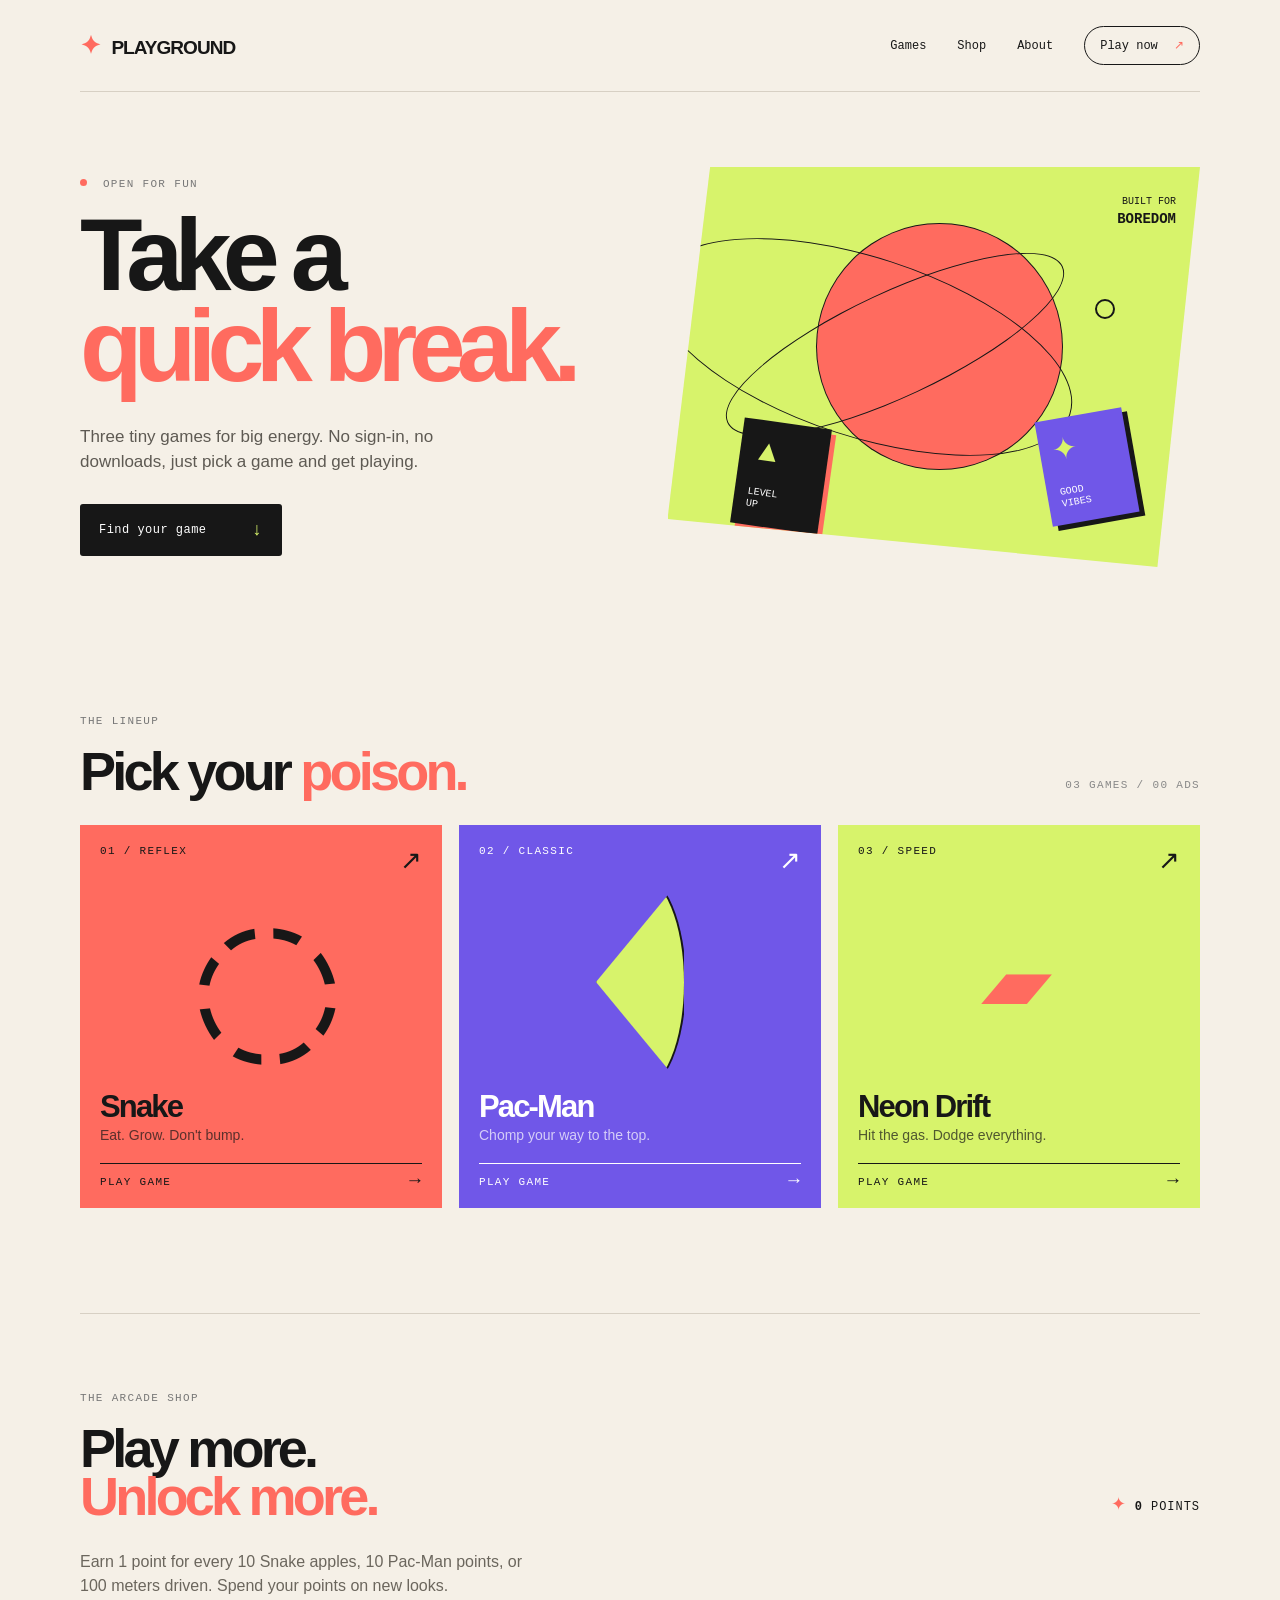
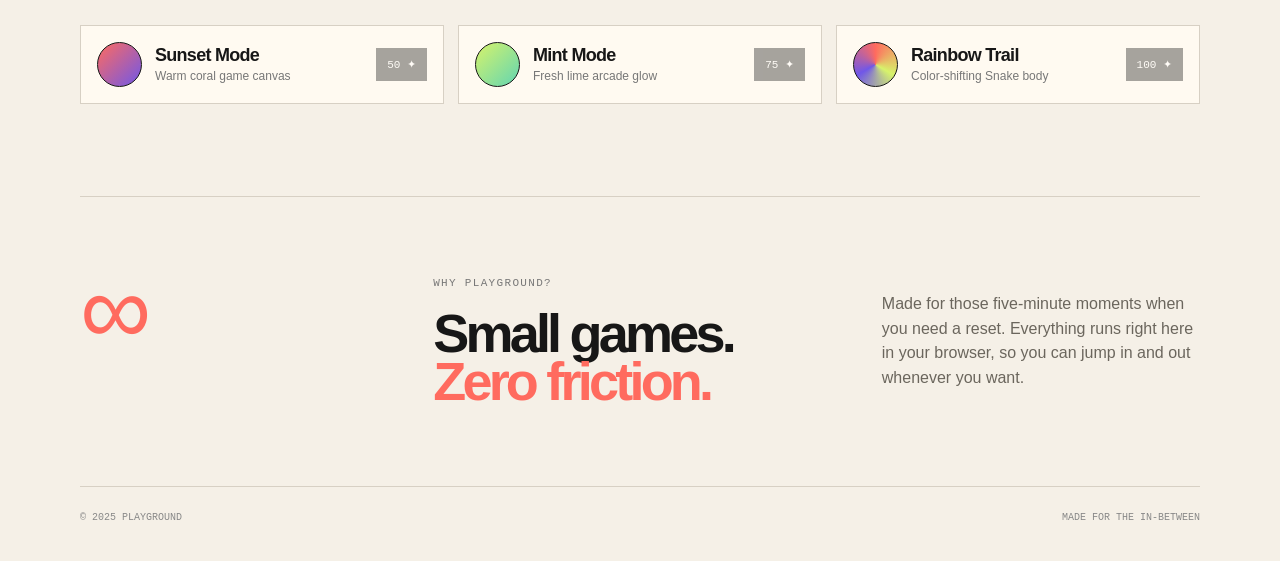
<file: index.html>
<!doctype html>
<html lang="en">
<head>
  <meta charset="utf-8"><meta name="viewport" content="width=device-width, initial-scale=1">
  <title>PLAYGROUND — Tiny games, big fun</title>
  <link rel="stylesheet" href="style.css">
  <link rel="stylesheet" href="shop.css">
</head>
<body class="home-page">
  <nav class="nav wrap"><a class="brand" href="index.html"><span class="brand-mark">✦</span> PLAYGROUND</a><div class="nav-links"><a href="#games">Games</a><a href="#shop">Shop</a><a href="#about">About</a><a class="nav-pill" href="#games">Play now <span>↗</span></a></div></nav>
  <main>
    <section class="hero wrap">
      <div class="hero-copy"><p class="eyebrow"><span class="pulse"></span> OPEN FOR FUN</p><h1>Take a<br><em>quick break.</em></h1><p class="hero-text">Three tiny games for big energy. No sign-in, no downloads, just pick a game and get playing.</p><a class="button button-dark" href="#games">Find your game <span>↓</span></a></div>
      <div class="hero-art" aria-label="Abstract arcade illustration"><div class="sun"></div><div class="art-label">BUILT FOR<br><strong>BOREDOM</strong></div><div class="orbit orbit-a"></div><div class="orbit orbit-b"></div><div class="art-card card-one">▲<small>LEVEL<br>UP</small></div><div class="art-card card-two">✦<small>GOOD<br>VIBES</small></div><div class="art-ball"></div></div>
    </section>
    <section id="games" class="games-section wrap"><div class="section-heading"><div><p class="eyebrow">THE LINEUP</p><h2>Pick your <em>poison.</em></h2></div><span class="game-count">03 GAMES / 00 ADS</span></div>
      <div class="game-grid">
        <a class="game-card snake-card" href="snake.html"><div class="card-top"><span class="tag">01 / REFLEX</span><span class="arrow">↗</span></div><div class="game-icon snake-icon">◌</div><div class="card-bottom"><h3>Snake</h3><p>Eat. Grow. Don't bump.</p><span class="play-label">PLAY GAME <b>→</b></span></div></a>
        <a class="game-card pac-card" href="pacman.html"><div class="card-top"><span class="tag">02 / CLASSIC</span><span class="arrow">↗</span></div><div class="game-icon pac-icon"></div><div class="card-bottom"><h3>Pac-Man</h3><p>Chomp your way to the top.</p><span class="play-label">PLAY GAME <b>→</b></span></div></a>
        <a class="game-card race-card" href="racing.html"><div class="card-top"><span class="tag">03 / SPEED</span><span class="arrow">↗</span></div><div class="game-icon race-icon">▰</div><div class="card-bottom"><h3>Neon Drift</h3><p>Hit the gas. Dodge everything.</p><span class="play-label">PLAY GAME <b>→</b></span></div></a>
      </div>
    </section>
    <section id="shop" class="shop-section wrap"><div class="section-heading"><div><p class="eyebrow">THE ARCADE SHOP</p><h2>Play more.<br><em>Unlock more.</em></h2></div><div class="points-balance"><span>✦</span> <strong id="points">0</strong> POINTS</div></div><p class="shop-intro">Earn 1 point for every 10 Snake apples, 10 Pac-Man points, or 100 meters driven. Spend your points on new looks.</p><div class="shop-grid"><article class="shop-item"><div class="swatch swatch-sunset"></div><div><h3>Sunset Mode</h3><p>Warm coral game canvas</p></div><button class="shop-buy" data-item="sunset" data-cost="50">50 ✦</button></article><article class="shop-item"><div class="swatch swatch-mint"></div><div><h3>Mint Mode</h3><p>Fresh lime arcade glow</p></div><button class="shop-buy" data-item="mint" data-cost="75">75 ✦</button></article><article class="shop-item"><div class="swatch swatch-rainbow"></div><div><h3>Rainbow Trail</h3><p>Color-shifting Snake body</p></div><button class="shop-buy" data-item="rainbow" data-cost="100">100 ✦</button></article></div></section>
    <section id="about" class="about wrap"><div class="about-number">∞</div><div><p class="eyebrow">WHY PLAYGROUND?</p><h2>Small games.<br><em>Zero friction.</em></h2></div><p>Made for those five-minute moments when you need a reset. Everything runs right here in your browser, so you can jump in and out whenever you want.</p></section>
  </main>
  <footer class="footer wrap"><span>© 2025 PLAYGROUND</span><span>MADE FOR THE IN-BETWEEN</span></footer>
<script>
const points=document.getElementById('points'); const balance=()=>Number(localStorage.getItem('playground-points')||0);
function renderShop(){points.textContent=balance();const active=localStorage.getItem('playground-active-skin');document.querySelectorAll('.shop-buy').forEach(b=>{const owned=localStorage.getItem('playground-item-'+b.dataset.item)==='true';b.disabled=false;if(owned)b.textContent=active===b.dataset.item?'UNEQUIP':'EQUIP';else{b.textContent=b.dataset.cost+' ✦';b.disabled=balance()<Number(b.dataset.cost)}})}
document.querySelectorAll('.shop-buy').forEach(b=>b.onclick=()=>{const item=b.dataset.item,cost=Number(b.dataset.cost),owned=localStorage.getItem('playground-item-'+item)==='true';if(owned){localStorage.setItem('playground-active-skin',localStorage.getItem('playground-active-skin')===item?'':item);renderShop();return}if(balance()>=cost){localStorage.setItem('playground-points',balance()-cost);localStorage.setItem('playground-item-'+item,'true');localStorage.setItem('playground-active-skin',item);renderShop()}});renderShop();
</script></body></html>
</file>
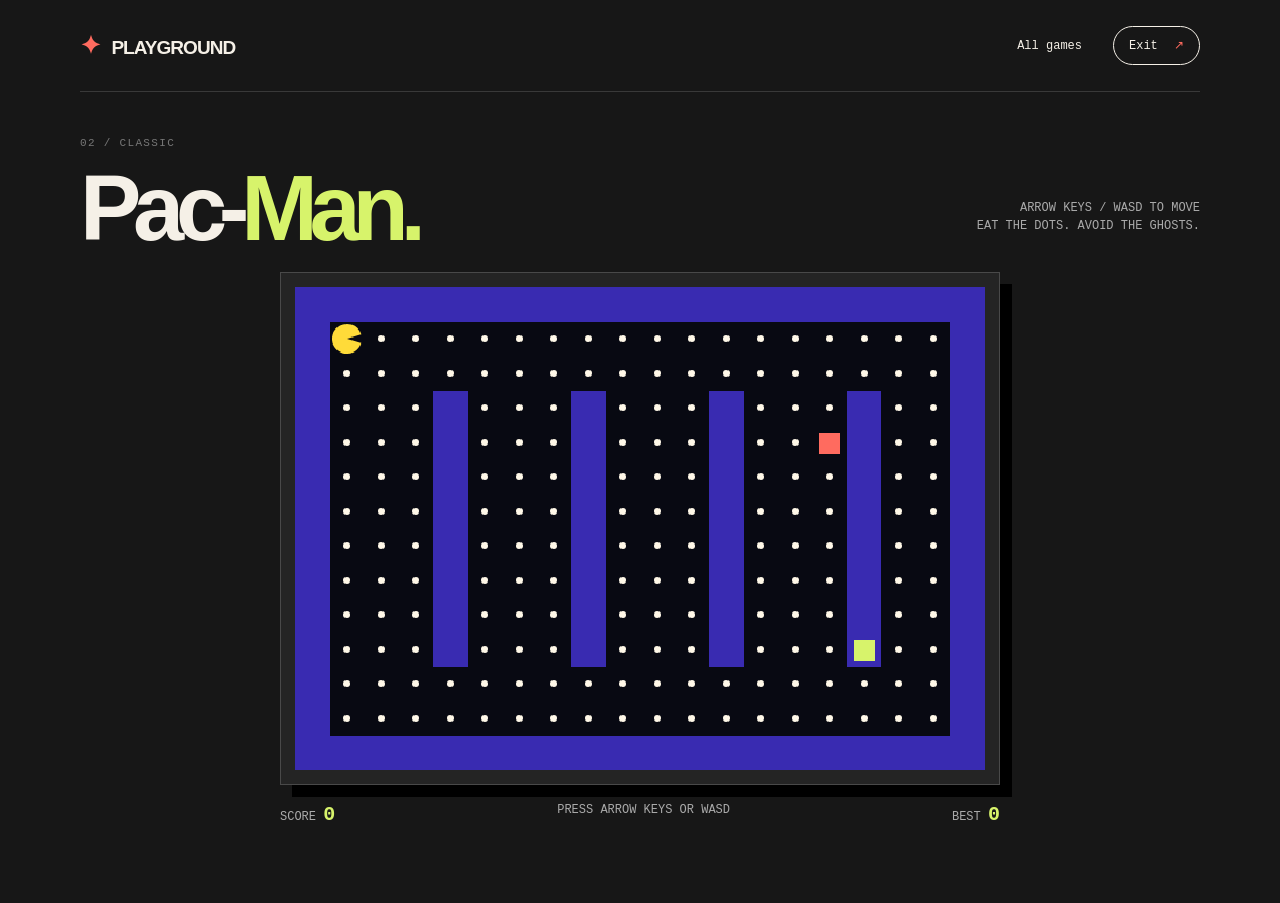
<file: pacman.html>
<!doctype html><html lang="en"><head><meta charset="utf-8"><meta name="viewport" content="width=device-width,initial-scale=1"><title>Pac-Man — PLAYGROUND</title><link rel="stylesheet" href="style.css"></head><body class="game-page"><nav class="nav wrap"><a class="brand" href="index.html"><span class="brand-mark">✦</span> PLAYGROUND</a><div class="nav-links"><a href="index.html#games">All games</a><a class="nav-pill" href="index.html">Exit <span>↗</span></a></div></nav><main class="game-shell wrap"><div class="game-header"><div><p class="eyebrow">02 / CLASSIC</p><h1>Pac-<em>Man.</em></h1></div><p class="instructions">ARROW KEYS / WASD TO MOVE<br>EAT THE DOTS. AVOID THE GHOSTS.</p></div><div class="canvas-frame"><canvas id="game" width="600" height="420"></canvas></div><div class="game-status"><span>SCORE <strong id="score">0</strong></span><span id="message">PRESS A KEY TO START</span><span>BEST <strong id="best">0</strong></span></div><div class="mobile-controls"><button data-dir="up">↑</button><button data-dir="left">←</button><button data-dir="down">↓</button><button data-dir="right">→</button></div></main><script src="games.js"></script><script>PacmanGame(document.getElementById('game'))</script></body></html>
</file>
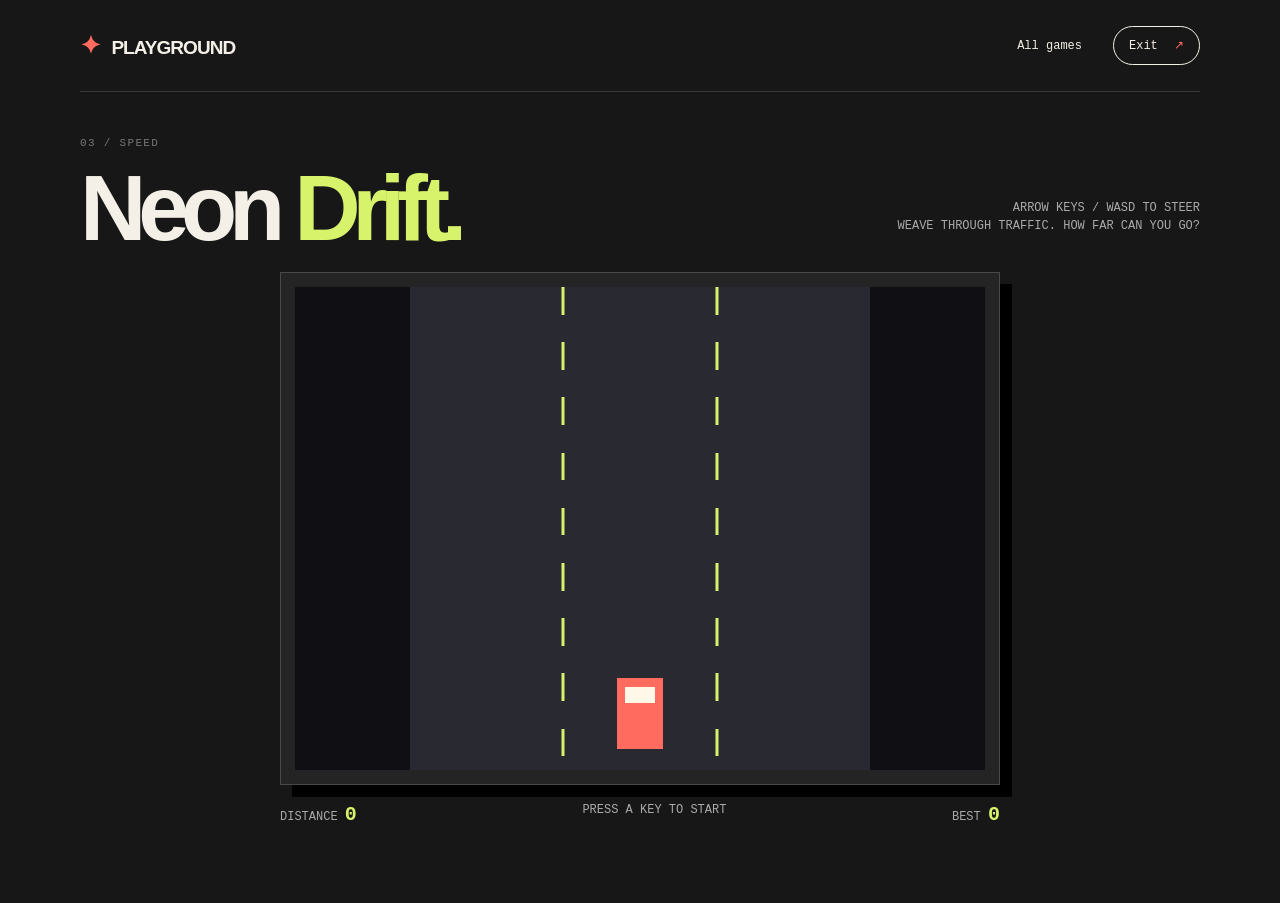
<file: racing.html>
<!doctype html><html lang="en"><head><meta charset="utf-8"><meta name="viewport" content="width=device-width,initial-scale=1"><title>Neon Drift — PLAYGROUND</title><link rel="stylesheet" href="style.css"></head><body class="game-page"><nav class="nav wrap"><a class="brand" href="index.html"><span class="brand-mark">✦</span> PLAYGROUND</a><div class="nav-links"><a href="index.html#games">All games</a><a class="nav-pill" href="index.html">Exit <span>↗</span></a></div></nav><main class="game-shell wrap"><div class="game-header"><div><p class="eyebrow">03 / SPEED</p><h1>Neon <em>Drift.</em></h1></div><p class="instructions">ARROW KEYS / WASD TO STEER<br>WEAVE THROUGH TRAFFIC. HOW FAR CAN YOU GO?</p></div><div class="canvas-frame"><canvas id="game" width="600" height="420"></canvas></div><div class="game-status"><span>DISTANCE <strong id="score">0</strong></span><span id="message">PRESS A KEY TO START</span><span>BEST <strong id="best">0</strong></span></div><div class="mobile-controls"><button data-dir="up">↑</button><button data-dir="left">←</button><button data-dir="down">↓</button><button data-dir="right">→</button></div></main><script src="games.js"></script><script>RacingGame(document.getElementById('game'))</script></body></html>
</file>
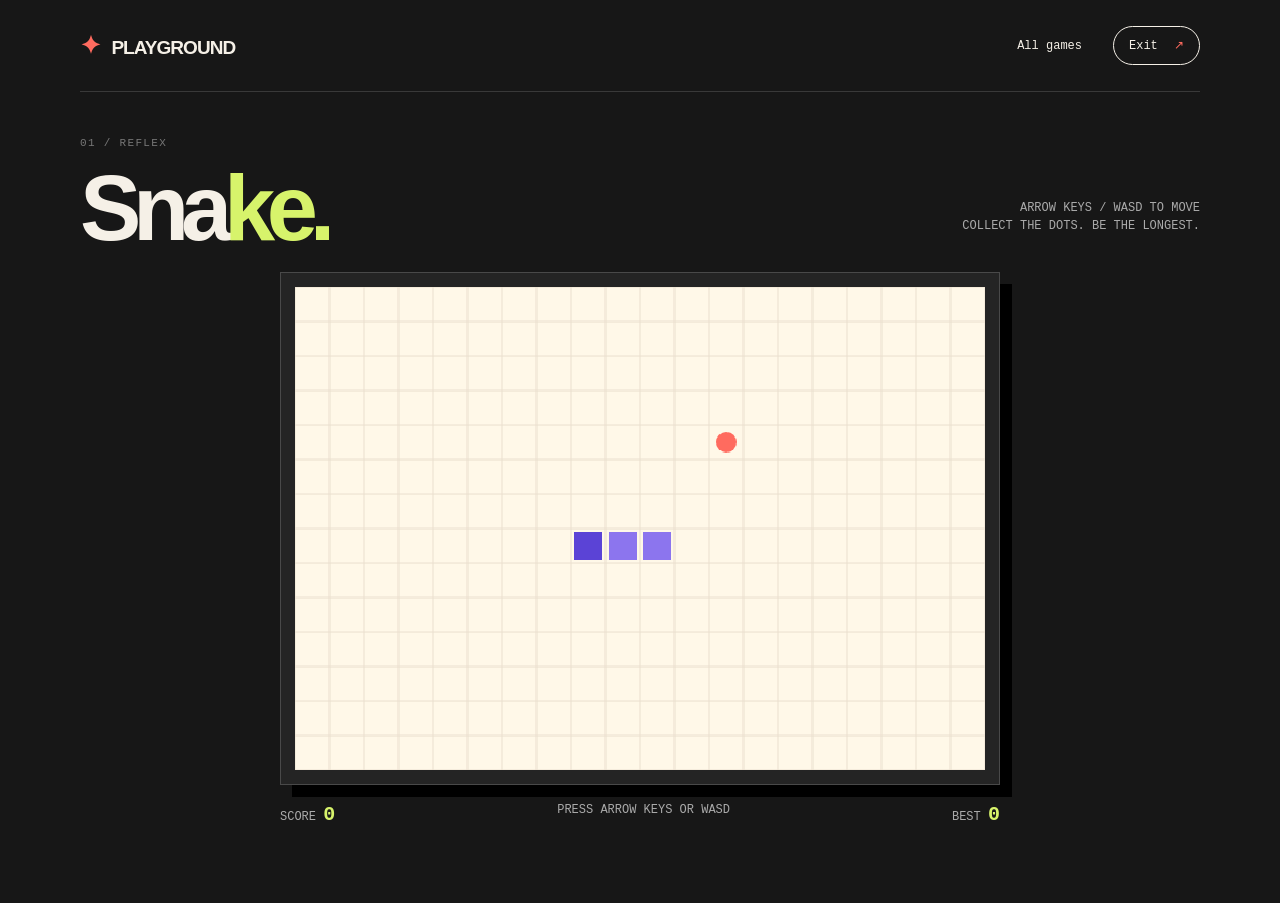
<file: snake.html>
<!doctype html><html lang="en"><head><meta charset="utf-8"><meta name="viewport" content="width=device-width,initial-scale=1"><title>Snake — PLAYGROUND</title><link rel="stylesheet" href="style.css"></head><body class="game-page"><nav class="nav wrap"><a class="brand" href="index.html"><span class="brand-mark">✦</span> PLAYGROUND</a><div class="nav-links"><a href="index.html#games">All games</a><a class="nav-pill" href="index.html">Exit <span>↗</span></a></div></nav><main class="game-shell wrap"><div class="game-header"><div><p class="eyebrow">01 / REFLEX</p><h1>Sna<em>ke.</em></h1></div><p class="instructions">ARROW KEYS / WASD TO MOVE<br>COLLECT THE DOTS. BE THE LONGEST.</p></div><div class="canvas-frame"><canvas id="game" width="600" height="420"></canvas></div><div class="game-status"><span>SCORE <strong id="score">0</strong></span><span id="message">PRESS A KEY TO START</span><span>BEST <strong id="best">0</strong></span></div><div class="mobile-controls"><button data-dir="up">↑</button><button data-dir="left">←</button><button data-dir="down">↓</button><button data-dir="right">→</button></div></main><script src="games.js"></script><script>SnakeGame(document.getElementById('game'))</script></body></html>
</file>
<file: style.css>
:root{--ink:#171717;--cream:#f5f0e7;--lime:#d7f36b;--coral:#ff6b5f;--purple:#7057e8;--line:#d7d0c4}*{box-sizing:border-box}html{scroll-behavior:smooth}body{margin:0;background:var(--cream);color:var(--ink);font-family:Arial,sans-serif}.wrap{width:min(1120px,calc(100% - 48px));margin:auto}.nav{height:92px;display:flex;align-items:center;justify-content:space-between;border-bottom:1px solid var(--line)}.brand{font-weight:700;letter-spacing:-.05em;color:var(--ink);text-decoration:none;font-size:19px}.brand-mark{display:inline-grid;place-items:center;color:var(--coral);font-size:25px;margin-right:7px}.nav-links{display:flex;gap:31px;align-items:center;font-family:monospace;font-size:12px}.nav-links a{color:var(--ink);text-decoration:none}.nav-pill{border:1px solid var(--ink);padding:11px 15px;border-radius:99px}.nav-pill span{color:var(--coral);margin-left:9px}.hero{min-height:550px;display:grid;grid-template-columns:1fr 1fr;align-items:center;gap:55px}.eyebrow,.tag,.game-count,.play-label{font:500 11px monospace;letter-spacing:.12em}.eyebrow{color:#777;margin:0 0 20px}.pulse{display:inline-block;width:7px;height:7px;background:var(--coral);border-radius:50%;margin:0 8px 1px 0}.hero h1{font-size:clamp(60px,8vw,104px);line-height:.88;letter-spacing:-.085em;margin:0 0 33px}.hero h1 em,h2 em{font-style:normal;color:var(--coral)}.hero-text{font-size:17px;line-height:1.5;max-width:380px;color:#5e5a53;margin-bottom:29px}.button{display:inline-flex;gap:45px;align-items:center;padding:16px 19px;border-radius:3px;text-decoration:none;font:500 12px monospace;letter-spacing:.04em}.button-dark{background:var(--ink);color:white}.button span{color:var(--lime);font-size:18px}.hero-art{height:400px;background:var(--lime);position:relative;overflow:hidden;clip-path:polygon(8% 0,100% 0,92% 100%,0 88%)}.sun{width:245px;height:245px;border-radius:50%;background:var(--coral);position:absolute;top:57px;left:28%;box-shadow:0 0 0 1px var(--ink)}.orbit{position:absolute;border:1px solid var(--ink);border-radius:50%;transform:rotate(-25deg)}.orbit-a{width:370px;height:105px;top:125px;left:8%}.orbit-b{width:435px;height:180px;top:90px;left:-4%;transform:rotate(18deg)}.art-label{position:absolute;top:27px;right:24px;font:10px monospace;line-height:1.5;text-align:right}.art-label strong{font-size:14px}.art-card{position:absolute;background:var(--ink);color:var(--lime);width:88px;height:106px;padding:13px;font-size:30px;transform:rotate(8deg);box-shadow:5px 5px 0 var(--coral)}.art-card small{display:block;font:10px monospace;color:white;line-height:1.2;margin-top:20px}.card-one{left:13%;bottom:38px}.card-two{right:13%;bottom:47px;transform:rotate(-10deg);background:var(--purple);box-shadow:5px 5px 0 var(--ink)}.art-ball{position:absolute;width:20px;height:20px;border:2px solid var(--ink);border-radius:50%;top:33%;right:16%}.games-section{padding:73px 0 105px}.section-heading{display:flex;justify-content:space-between;align-items:end;margin-bottom:29px}.section-heading h2,.about h2{font-size:54px;letter-spacing:-.07em;line-height:.9;margin:0}.game-count{color:#888;padding-bottom:5px}.game-grid{display:grid;grid-template-columns:repeat(3,1fr);gap:17px}.game-card{min-height:383px;padding:20px;display:flex;flex-direction:column;text-decoration:none;color:var(--ink);transition:transform .2s,box-shadow .2s}.game-card:hover{transform:translateY(-7px);box-shadow:7px 7px 0 var(--ink)}.snake-card{background:var(--coral)}.pac-card{background:var(--purple);color:white}.race-card{background:var(--lime)}.card-top{display:flex;justify-content:space-between}.arrow{font-size:26px}.game-icon{flex:1;display:grid;place-items:center;font-size:100px}.snake-icon{font-size:180px;line-height:.5;transform:rotate(-25deg)}.pac-icon{width:88px;height:88px;border-radius:50%;background:var(--lime);margin:auto;clip-path:polygon(100% 0,100% 100%,0 50%);box-shadow:0 0 0 2px var(--ink)}.race-icon{font-size:80px;transform:skew(-18deg);color:var(--coral)}.card-bottom h3{font-size:31px;letter-spacing:-.06em;margin:0 0 2px}.card-bottom p{margin:0 0 20px;opacity:.7;font-size:14px}.play-label{display:flex;justify-content:space-between;border-top:1px solid currentColor;padding-top:12px}.play-label b{font-size:19px;line-height:10px}.about{border-top:1px solid var(--line);padding:80px 0;display:grid;grid-template-columns:1fr 1.3fr 1fr;gap:35px;align-items:start}.about-number{font-size:100px;line-height:.65;color:var(--coral)}.about p:last-child{color:#6b665d;line-height:1.55;margin:15px 0}.footer{border-top:1px solid var(--line);padding:25px 0 35px;display:flex;justify-content:space-between;color:#888;font:10px monospace}.game-page{background:var(--ink);color:var(--cream);min-height:100vh}.game-page .nav{border-color:#393939}.game-page .brand,.game-page .nav-links a{color:var(--cream)}.game-page .nav-pill{border-color:var(--cream)}.game-shell{padding:45px 0 75px}.game-header{display:flex;align-items:end;justify-content:space-between;margin-bottom:25px}.game-header h1{font-size:clamp(50px,8vw,92px);line-height:.85;letter-spacing:-.09em;margin:0}.game-header h1 em{font-style:normal;color:var(--lime)}.instructions{color:#aaa;font:12px monospace;line-height:1.5;text-align:right}.canvas-frame{background:#242424;border:1px solid #494949;padding:14px;max-width:720px;margin:auto;box-shadow:12px 12px 0 #000}.canvas-frame canvas{display:block;width:100%;height:auto;background:#101010;image-rendering:pixelated}.game-status{max-width:720px;margin:18px auto 0;display:flex;justify-content:space-between;font:12px monospace;color:#aaa}.game-status strong{color:var(--lime);font-size:20px}.back-link{color:var(--lime);font:12px monospace;text-decoration:none}.mobile-controls{display:none}
@media(max-width:700px){.wrap{width:calc(100% - 32px)}.nav{height:72px}.nav-links a:not(.nav-pill){display:none}.hero{display:block;padding:60px 0 35px;min-height:0}.hero h1{font-size:72px}.hero-art{height:290px;margin-top:50px}.games-section{padding:45px 0 65px}.section-heading{display:block}.section-heading h2,.about h2{font-size:45px}.game-count{display:block;margin-top:17px}.game-grid{grid-template-columns:1fr}.game-card{min-height:330px}.about{grid-template-columns:1fr;gap:18px;padding:55px 0}.about-number{font-size:70px}.footer{font-size:9px}.game-shell{padding-top:40px}.game-header{display:block}.instructions{text-align:left;margin-top:18px}.canvas-frame{padding:8px}.mobile-controls{display:grid;grid-template-columns:repeat(3,52px);justify-content:center;gap:7px;margin:20px auto 0}.mobile-controls button{height:42px;background:#292929;border:1px solid #555;color:var(--lime);font-size:18px}.mobile-controls button:nth-child(1){grid-column:2}.mobile-controls button:nth-child(2){grid-column:1}.mobile-controls button:nth-child(3){grid-column:2}.mobile-controls button:nth-child(4){grid-column:3}}
</file>
<file: shop.css>
.shop-section{border-top:1px solid var(--line);padding:78px 0 92px}.points-balance{font:12px monospace;letter-spacing:.08em;padding-bottom:6px}.points-balance span{color:var(--coral);font-size:18px}.shop-intro{max-width:470px;color:#6b665d;line-height:1.5;margin:0 0 27px}.shop-grid{display:grid;grid-template-columns:repeat(3,1fr);gap:14px}.shop-item{background:#fffaf1;border:1px solid var(--line);padding:16px;display:grid;grid-template-columns:45px 1fr auto;gap:13px;align-items:center}.shop-item h3{font-size:18px;letter-spacing:-.04em;margin:0 0 3px}.shop-item p{font-size:12px;color:#777;margin:0}.swatch{width:45px;height:45px;border-radius:50%;border:1px solid var(--ink)}.swatch-sunset{background:linear-gradient(135deg,var(--coral),var(--purple))}.swatch-mint{background:linear-gradient(135deg,var(--lime),#62d5b2)}.swatch-rainbow{background:conic-gradient(var(--coral),var(--lime),var(--purple),var(--coral))}.shop-buy{background:var(--ink);color:white;border:0;padding:10px 11px;font:11px monospace;cursor:pointer}.shop-buy:disabled{opacity:.38;cursor:not-allowed}.shop-buy:not(:disabled):hover{background:var(--coral)}
@media(max-width:700px){.shop-section{padding:55px 0 65px}.shop-grid{grid-template-columns:1fr}.shop-section .section-heading{display:block}}
</file>
